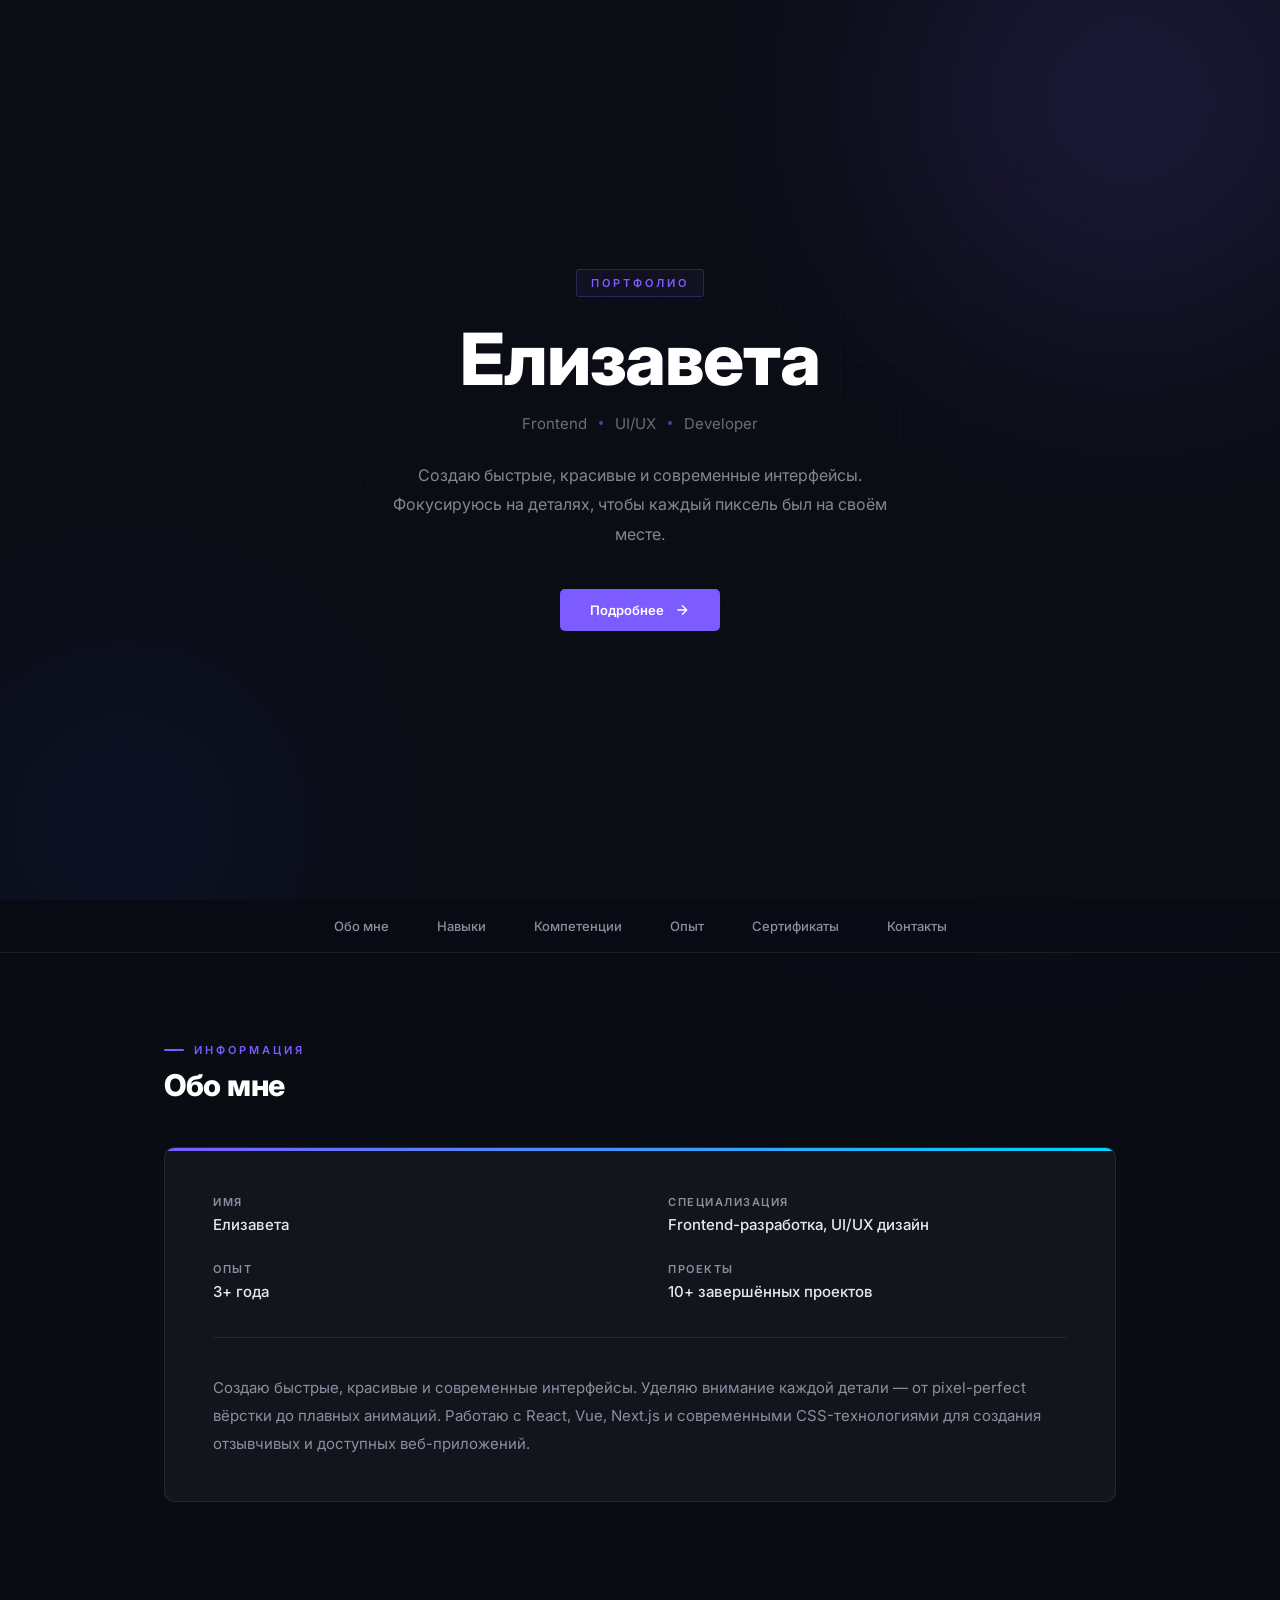
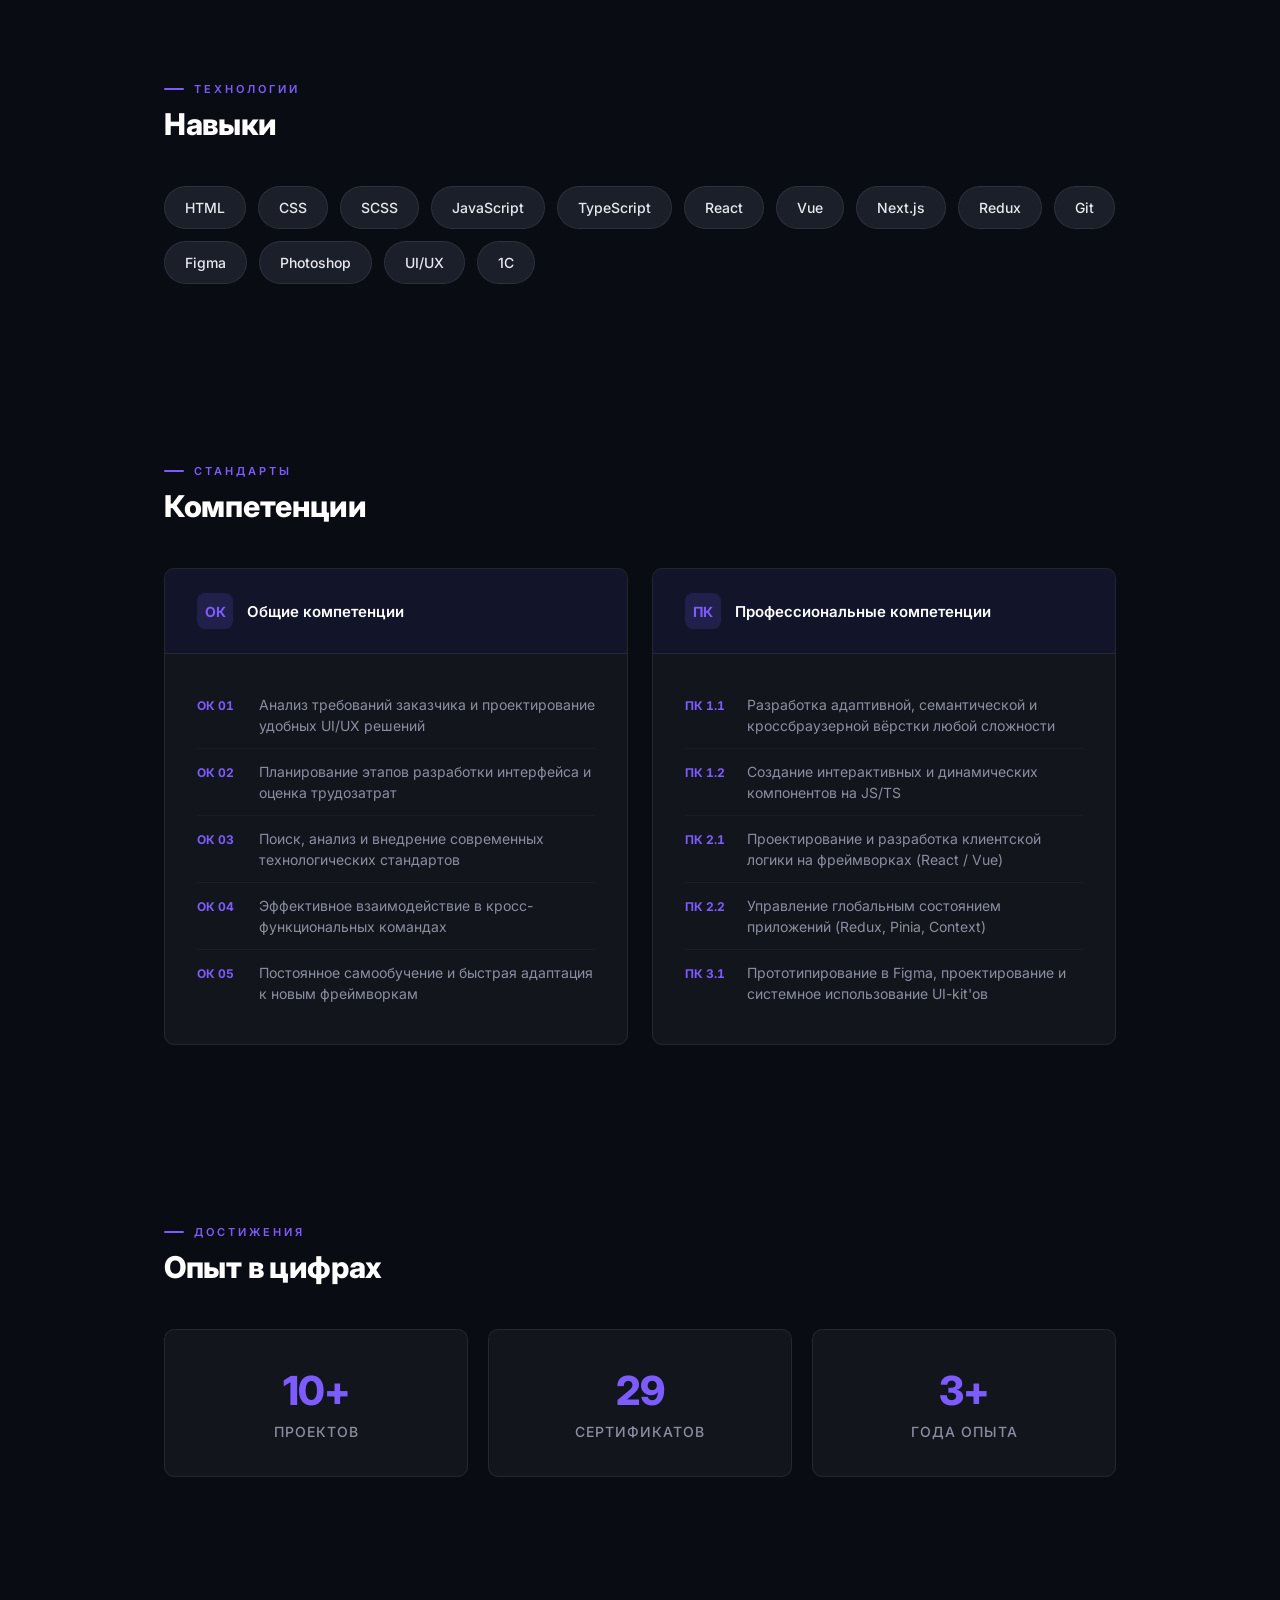
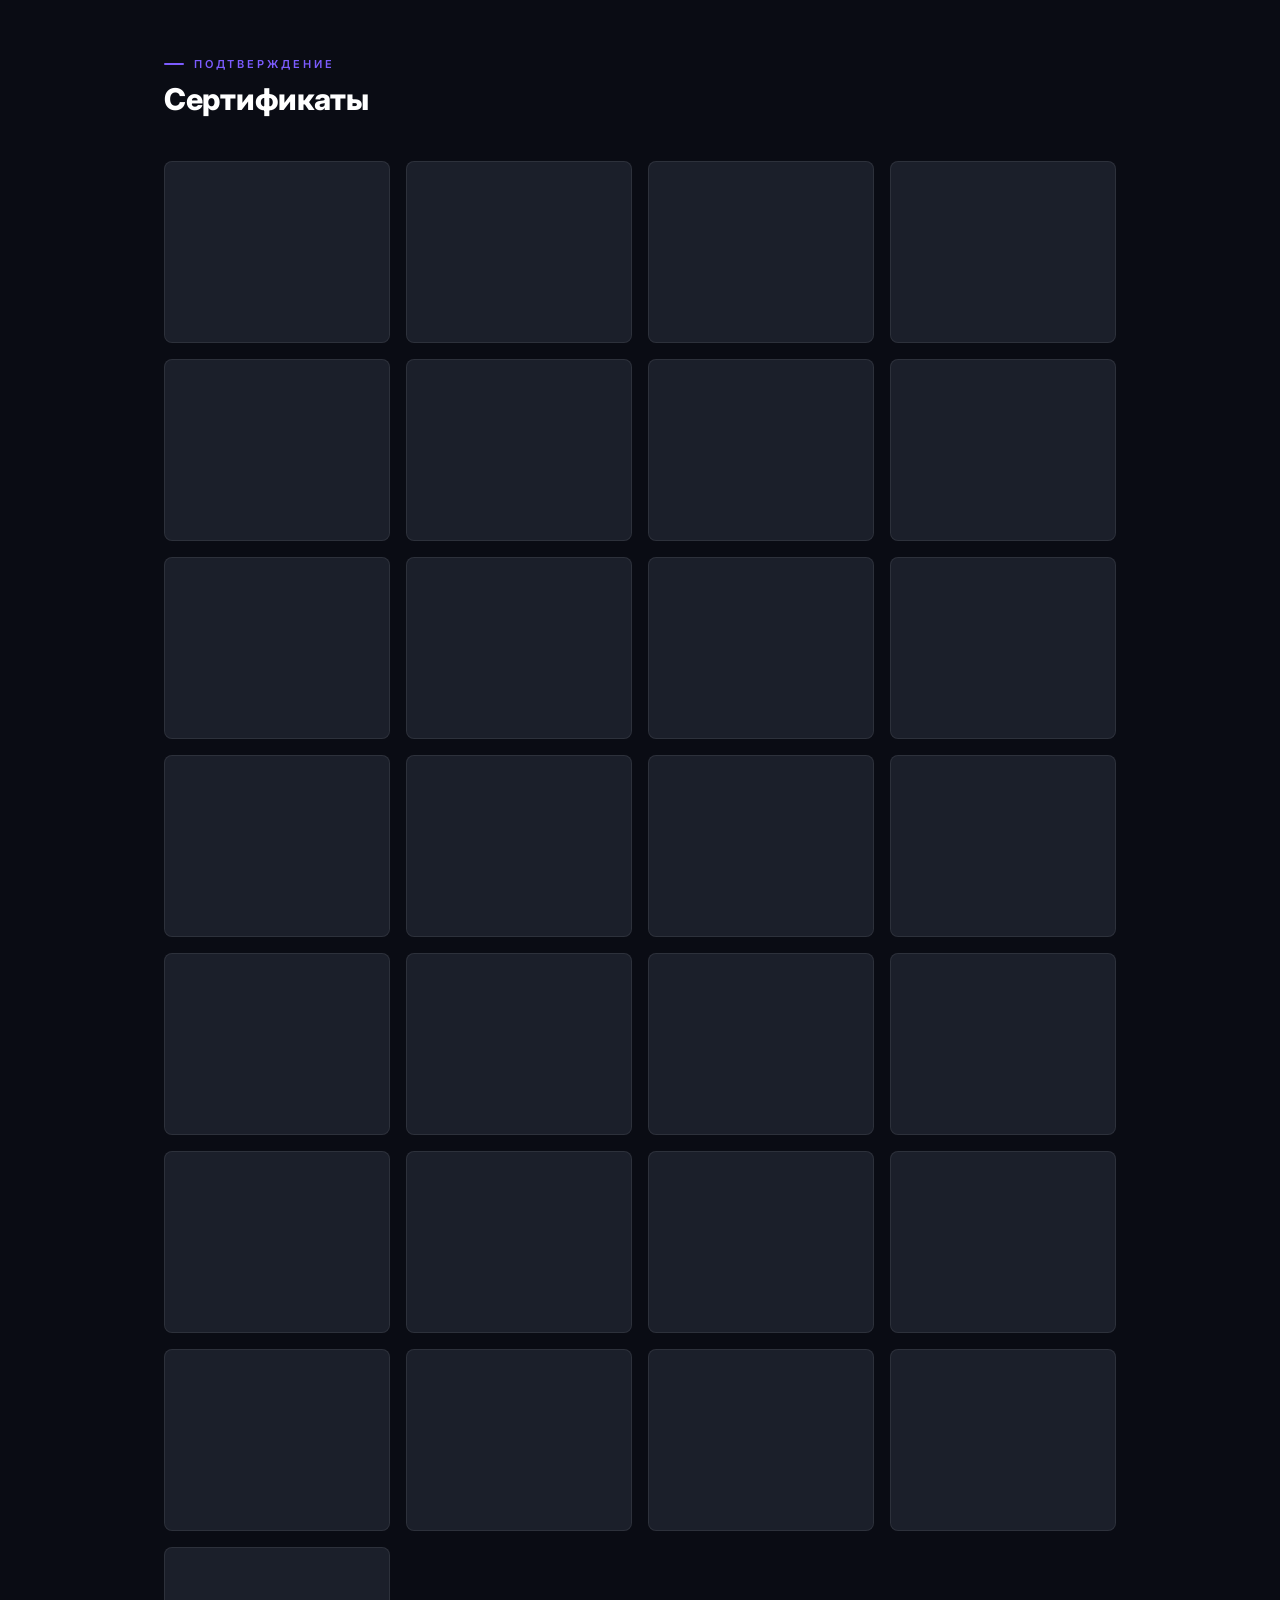
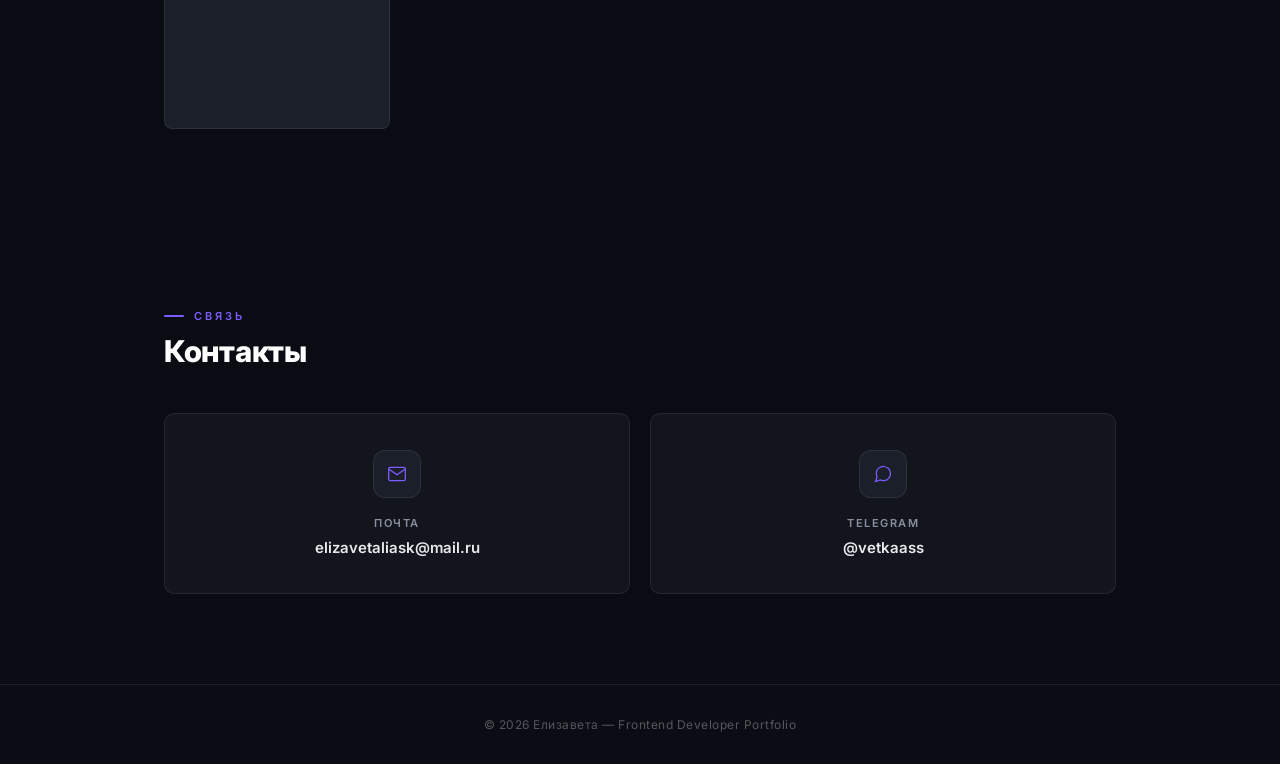
<file: index.html>
<!DOCTYPE html>
<html lang="ru">
<head>
<meta charset="UTF-8">
<meta name="viewport" content="width=device-width, initial-scale=1.0">
<title>Elizaveta — Portfolio</title>
<style>
@import url('https://fonts.googleapis.com/css2?family=Inter:wght@300;400;500;600;700;800&display=swap');

*{margin:0;padding:0;box-sizing:border-box;}

:root{
    --navy:#0B0D15;
    --navy-mid:#12152A;
    --navy-light:#1B1F2A;
    --accent:#7C5CFF;
    --accent-glow:rgba(124,92,255,.15);
    --accent2:#00D4FF;
    --bg:#0A0C14;
    --white:#FFFFFF;
    --text:#E8E8EE;
    --muted:#8A8FA0;
    --border:rgba(255,255,255,.08);
    --card-bg:rgba(255,255,255,.04);
}

html{scroll-behavior:smooth;}
body{font-family:'Inter',sans-serif;background:var(--bg);color:var(--text);overflow-x:hidden;}

/* ========== NOISE & BG ========== */
.noise{
    position:fixed;inset:0;
    background:url("https://www.transparenttextures.com/patterns/noise.png");
    opacity:.03;pointer-events:none;z-index:9998;
}

.bg-gradients{
    position:fixed;inset:0;
    background:
        radial-gradient(circle at 20% 20%, rgba(124,92,255,.15), transparent 40%),
        radial-gradient(circle at 80% 60%, rgba(0,212,255,.1), transparent 40%);
    filter:blur(80px);
    z-index:-1;
    pointer-events:none;
}

/* ========== HEADER / HERO ========== */
header{
    position:relative;
    min-height:100vh;
    background:var(--navy);
    display:flex;
    align-items:center;
    justify-content:center;
    padding:60px 40px;
    overflow:hidden;
}

.grid-bg{
    position:absolute;inset:0;
    background-image:
        linear-gradient(rgba(124,92,255,.04) 1px, transparent 1px),
        linear-gradient(90deg, rgba(124,92,255,.04) 1px, transparent 1px);
    background-size:60px 60px;
    mask-image:radial-gradient(ellipse 70% 60% at 50% 50%, black 30%, transparent 70%);
    -webkit-mask-image:radial-gradient(ellipse 70% 60% at 50% 50%, black 30%, transparent 70%);
}

.orb{position:absolute;border-radius:50%;filter:blur(100px);pointer-events:none;}
.orb-1{width:500px;height:500px;background:var(--accent);top:-150px;right:-100px;opacity:.12;}
.orb-2{width:350px;height:350px;background:#1e40af;bottom:-100px;left:-50px;opacity:.1;}

.hero{
    position:relative;z-index:2;
    max-width:1000px;width:100%;
    text-align:center;
    display:flex;flex-direction:column;
    align-items:center;justify-content:center;
}

.hero .tag{
    display:inline-block;
    font-size:11px;font-weight:600;
    letter-spacing:3px;text-transform:uppercase;
    color:var(--accent);
    margin-bottom:22px;
    padding:6px 14px;
    border:1px solid rgba(124,92,255,.25);
    border-radius:3px;
    background:rgba(124,92,255,.06);
}

.hero-title{
    font-size:72px;font-weight:800;
    line-height:1.1;margin-bottom:16px;
    letter-spacing:-1px;
    color:var(--white);
    will-change:transform;
}

.hero .meta{
    font-size:15px;
    color:rgba(255,255,255,.4);
    margin-bottom:28px;
    display:flex;align-items:center;gap:12px;
    justify-content:center;
}

.meta-dot{width:4px;height:4px;border-radius:50%;background:var(--accent);opacity:.6;}

.hero p{
    font-size:16px;line-height:1.85;
    color:rgba(255,255,255,.5);
    max-width:520px;margin-bottom:40px;
}

.hero-btn{
    display:inline-flex;align-items:center;gap:10px;
    padding:13px 30px;
    font-size:13px;font-weight:600;
    color:var(--white);background:var(--accent);
    text-decoration:none;border-radius:5px;
    transition:box-shadow .3s, transform .2s;
}
.hero-btn:hover{box-shadow:0 6px 24px rgba(124,92,255,.35);transform:translateY(-1px);}
.hero-btn svg{width:16px;height:16px;fill:none;stroke:currentColor;stroke-width:2;transition:transform .2s;}
.hero-btn:hover svg{transform:translateX(3px);}

/* ========== NAV ========== */
nav{
    position:sticky;top:0;z-index:1000;
    background:rgba(10,12,20,.85);
    backdrop-filter:blur(16px);-webkit-backdrop-filter:blur(16px);
    border-bottom:1px solid var(--border);
}

.nav-inner{
    max-width:1000px;margin:auto;
    display:flex;justify-content:center;gap:8px;
    padding:8px 0;
}

nav a{
    padding:10px 20px;
    font-size:13px;font-weight:500;
    color:var(--muted);text-decoration:none;
    border-radius:6px;
    transition:color .2s, background .2s;
}

nav a:hover{color:var(--white);background:rgba(255,255,255,.06);}
nav a.active{color:var(--accent);background:var(--accent-glow);font-weight:600;}

/* ========== SECTIONS ========== */
.container{max-width:1000px;margin:auto;padding:0 24px;}
section{padding:90px 0;}

.section-label{
    font-size:11px;font-weight:600;
    letter-spacing:3px;text-transform:uppercase;
    color:var(--accent);margin-bottom:10px;
    display:flex;align-items:center;gap:10px;
}
.section-label::before{content:'';width:20px;height:2px;background:var(--accent);border-radius:1px;}

section h2{
    font-size:30px;font-weight:800;
    color:var(--white);margin-bottom:44px;
    letter-spacing:-.3px;
}

/* ========== ABOUT ========== */
.about-card{
    background:var(--card-bg);
    border-radius:10px;border:1px solid var(--border);
    overflow:hidden;transition:box-shadow .3s;
}
.about-card:hover{box-shadow:0 8px 32px rgba(124,92,255,.08);}
.about-top{height:3px;background:linear-gradient(90deg,var(--accent),var(--accent2));}
.about-body{padding:44px 48px;}

.about-grid{
    display:grid;grid-template-columns:1fr 1fr;
    gap:28px 56px;margin-bottom:36px;
}

.about-item .a-label{
    font-size:11px;font-weight:600;
    letter-spacing:1.5px;text-transform:uppercase;
    color:var(--muted);margin-bottom:6px;
}
.about-item .a-value{font-size:15px;font-weight:500;color:var(--text);}
.about-line{height:1px;background:var(--border);margin-bottom:36px;}
.about-text{font-size:15px;line-height:1.85;color:var(--muted);}

/* ========== SKILLS / CHIPS ========== */
.skills-grid{
    display:flex;flex-wrap:wrap;gap:12px;
}

.chip{
    padding:12px 20px;
    border-radius:999px;
    background:var(--navy-light);
    border:1px solid var(--border);
    font-size:14px;font-weight:500;
    color:var(--text);
    transition:all .3s;
}

.chip:hover{
    border-color:var(--accent);
    background:rgba(124,92,255,.1);
    transform:translateY(-2px);
    box-shadow:0 4px 16px rgba(124,92,255,.15);
}

/* ========== COMPETENCIES ========== */
.comp-grid{display:grid;grid-template-columns:1fr 1fr;gap:24px;}

.comp-card{
    background:var(--card-bg);border:1px solid var(--border);
    border-radius:10px;overflow:hidden;
    transition:box-shadow .3s, transform .3s;
}
.comp-card:hover{transform:translateY(-3px);box-shadow:0 10px 30px rgba(124,92,255,.12);}

.comp-card-top{
    padding:24px 32px;background:var(--navy-mid);
    display:flex;align-items:center;gap:14px;
    border-bottom:1px solid var(--border);
}

.comp-num{
    width:36px;height:36px;
    background:var(--accent-glow);
    border-radius:8px;
    display:flex;align-items:center;justify-content:center;
    font-size:14px;font-weight:700;color:var(--accent);
}

.comp-card-top h3{font-size:15px;font-weight:600;color:var(--white);}
.comp-card-body{padding:28px 32px;}

.comp-row{
    display:flex;gap:14px;align-items:baseline;
    padding:12px 0;border-bottom:1px solid rgba(255,255,255,.03);
}
.comp-row:last-child{border-bottom:none;}
.comp-row .code{
    font-size:12px;font-weight:700;
    color:var(--accent);min-width:48px;flex-shrink:0;
    font-variant-numeric:tabular-nums;
}
.comp-row .desc{font-size:14px;color:var(--muted);line-height:1.5;}

/* ========== STATS ========== */
.stats-grid{
    display:grid;grid-template-columns:1fr 1fr 1fr;
    gap:20px;
}

.stat-card{
    padding:36px 28px;
    background:var(--card-bg);
    border:1px solid var(--border);
    border-radius:10px;
    text-align:center;
    transition:transform .3s, box-shadow .3s;
    position:relative;overflow:hidden;
}

.stat-card::before{
    content:'';position:absolute;top:0;left:0;right:0;height:3px;
    background:var(--accent);transform:scaleX(0);transition:transform .3s;
}
.stat-card:hover::before{transform:scaleX(1);}
.stat-card:hover{transform:translateY(-3px);box-shadow:0 8px 28px rgba(124,92,255,.1);}

.stat-number{
    font-size:40px;font-weight:800;
    color:var(--accent);margin-bottom:8px;
    letter-spacing:-1px;
}

.stat-label{
    font-size:14px;font-weight:500;
    color:var(--muted);
    text-transform:uppercase;
    letter-spacing:1px;
}

/* ========== CERTIFICATES ========== */
.cert-grid{
    display:grid;
    grid-template-columns:repeat(auto-fill,minmax(200px,1fr));
    gap:16px;
}

.cert-item{
    position:relative;overflow:hidden;
    border-radius:8px;cursor:pointer;
    background:var(--navy-light);
    border:1px solid var(--border);
    transition:transform .35s, box-shadow .35s;
}
.cert-item:hover{transform:translateY(-4px);box-shadow:0 12px 32px rgba(124,92,255,.15);}

.cert-item img{
    width:100%;height:180px;
    object-fit:cover;display:block;
    transition:transform .4s;
    content-visibility:auto;
}
.cert-item:hover img{transform:scale(1.04);}

.cert-hover{
    position:absolute;inset:0;
    background:rgba(11,13,21,.7);
    display:flex;align-items:center;justify-content:center;
    opacity:0;transition:opacity .3s;
}
.cert-item:hover .cert-hover{opacity:1;}
.cert-hover span{
    padding:8px 18px;
    border:1px solid rgba(255,255,255,.4);
    border-radius:4px;color:white;
    font-size:12px;font-weight:600;letter-spacing:1px;
}

/* ========== CONTACTS ========== */
.contacts-grid{
    display:grid;grid-template-columns:1fr 1fr;
    gap:20px;
}

.contact-item{
    padding:36px 28px;
    background:var(--card-bg);border:1px solid var(--border);
    border-radius:10px;text-align:center;
    transition:transform .3s, box-shadow .3s;
    position:relative;overflow:hidden;
}
.contact-item::before{
    content:'';position:absolute;top:0;left:0;right:0;height:3px;
    background:var(--accent);transform:scaleX(0);transition:transform .3s;
}
.contact-item:hover::before{transform:scaleX(1);}
.contact-item:hover{transform:translateY(-3px);box-shadow:0 8px 28px rgba(124,92,255,.1);}

.c-icon{
    width:48px;height:48px;margin:0 auto 18px;
    background:var(--navy-light);border-radius:12px;
    display:flex;align-items:center;justify-content:center;
    border:1px solid var(--border);
}
.c-icon svg{width:20px;height:20px;fill:none;stroke:var(--accent);stroke-width:1.5;}

.c-label{
    font-size:11px;font-weight:600;
    letter-spacing:1.5px;text-transform:uppercase;
    color:var(--muted);margin-bottom:8px;
}
.c-value{font-size:15px;font-weight:600;color:var(--text);}
.c-value a{color:var(--text);text-decoration:none;transition:color .2s;}
.c-value a:hover{color:var(--accent);}

/* ========== FOOTER ========== */
footer{
    background:var(--navy);
    text-align:center;
    padding:32px 20px;
    border-top:1px solid var(--border);
}
footer p{font-size:12px;color:rgba(255,255,255,.3);letter-spacing:.5px;}

/* ========== MODAL ========== */
.modal{
    display:none;position:fixed;inset:0;
    background:rgba(10,12,20,.95);
    backdrop-filter:blur(10px);
    z-index:9999;
    justify-content:center;align-items:center;
}
.modal img{
    max-width:88%;max-height:88%;
    border-radius:8px;
    box-shadow:0 20px 60px rgba(0,0,0,.5);
}
.modal .close{
    position:absolute;top:24px;right:28px;
    width:44px;height:44px;
    display:flex;align-items:center;justify-content:center;
    color:white;font-size:24px;cursor:pointer;
    background:rgba(255,255,255,.08);
    border:1px solid rgba(255,255,255,.1);
    border-radius:8px;transition:background .2s;
}
.modal .close:hover{background:rgba(255,255,255,.15);}

/* ========== ANIMATIONS ========== */
.reveal{
    opacity:0;transform:translateY(24px);
    transition:opacity .6s ease, transform .6s ease;
}
.reveal.visible{opacity:1;transform:translateY(0);}
.stagger .reveal:nth-child(2){transition-delay:.1s;}
.stagger .reveal:nth-child(3){transition-delay:.2s;}
.stagger .reveal:nth-child(4){transition-delay:.3s;}

/* ========== MOBILE NAV TOGGLE ========== */
.mobile-menu-btn{
    display:none;
    position:fixed;top:16px;right:16px;
    width:44px;height:44px;
    background:var(--accent);
    border:none;border-radius:10px;
    cursor:pointer;z-index:1001;
    align-items:center;justify-content:center;
    color:white;font-size:20px;
    box-shadow:0 4px 16px rgba(124,92,255,.3);
}

/* ========== RESPONSIVE ========== */
@media(max-width:768px){
    header{padding:60px 20px;min-height:90vh;}
    .hero-title{font-size:42px;}
    .hero p{font-size:14px;}
    .hero .meta{flex-wrap:wrap;gap:8px;font-size:13px;}

    .nav-inner{gap:4px;padding:6px 8px;flex-wrap:wrap;justify-content:center;}
    nav a{padding:8px 12px;font-size:12px;}

    .mobile-menu-btn{display:flex;}

    nav{
        position:fixed;top:0;left:0;right:0;
        transform:translateY(-100%);
        transition:transform .35s ease;
        z-index:1000;
        background:rgba(10,12,20,.97);
    }
    nav.nav-open{transform:translateY(0);}
    .nav-inner{flex-direction:column;padding:70px 24px 24px;gap:4px;}
    nav a{padding:14px 20px;font-size:14px;border-radius:8px;text-align:center;}

    section{padding:60px 0;}
    section h2{font-size:24px;margin-bottom:32px;}

    .about-grid{grid-template-columns:1fr;}
    .about-body{padding:28px 24px;}

    .comp-grid{grid-template-columns:1fr;}
    .comp-card-top{padding:20px 24px;}
    .comp-card-body{padding:20px 24px;}

    .stats-grid{grid-template-columns:1fr;}
    .stat-card{padding:28px 20px;}
    .stat-number{font-size:32px;}

    .cert-grid{grid-template-columns:repeat(2,1fr);gap:10px;}
    .cert-item img{height:130px;}

    .contacts-grid{grid-template-columns:1fr;}

    .container{padding:0 16px;}
}

@media(max-width:480px){
    .hero-title{font-size:32px;}
    .hero .meta{font-size:12px;}
    .cert-grid{grid-template-columns:1fr 1fr;}
    .cert-item img{height:110px;}
    .chip{padding:8px 14px;font-size:12px;}
    .about-body{padding:20px 18px;}
    nav a{padding:12px 16px;font-size:13px;}
}

@media(min-width:769px){
    .mobile-menu-btn{display:none !important;}
}
</style>
</head>
<body>

<div class="bg-gradients"></div>
<div class="noise"></div>

<!-- Mobile menu button -->
<button class="mobile-menu-btn" id="mobileMenuBtn">☰</button>

<!-- HEADER / HERO -->
<header>
    <div class="grid-bg"></div>
    <div class="orb orb-1"></div>
    <div class="orb orb-2"></div>

    <div class="hero">
        <span class="tag reveal">Портфолио</span>
        <h1 class="hero-title reveal" id="heroTitle">Елизавета</h1>
        <div class="meta reveal">
            <span>Frontend</span>
            <span class="meta-dot"></span>
            <span>UI/UX</span>
            <span class="meta-dot"></span>
            <span>Developer</span>
        </div>
        <p class="reveal">Создаю быстрые, красивые и современные интерфейсы. Фокусируюсь на деталях, чтобы каждый пиксель был на своём месте.</p>
        <a href="#about" class="hero-btn reveal">
            Подробнее
            <svg viewBox="0 0 24 24"><path d="M5 12h14M12 5l7 7-7 7"/></svg>
        </a>
    </div>
</header>

<!-- NAV -->
<nav id="mainNav">
    <div class="nav-inner">
        <a href="#about">Обо мне</a>
        <a href="#skills">Навыки</a>
        <a href="#competencies">Компетенции</a>
        <a href="#stats">Опыт</a>
        <a href="#certs">Сертификаты</a>
        <a href="#contacts">Контакты</a>
    </div>
</nav>

<div class="container">

    <!-- ABOUT -->
    <section id="about">
        <div class="section-label reveal">Информация</div>
        <h2 class="reveal">Обо мне</h2>
        <div class="about-card reveal">
            <div class="about-top"></div>
            <div class="about-body">
                <div class="about-grid">
                    <div class="about-item">
                        <div class="a-label">Имя</div>
                        <div class="a-value">Елизавета</div>
                    </div>
                    <div class="about-item">
                        <div class="a-label">Специализация</div>
                        <div class="a-value">Frontend-разработка, UI/UX дизайн</div>
                    </div>
                    <div class="about-item">
                        <div class="a-label">Опыт</div>
                        <div class="a-value">3+ года</div>
                    </div>
                    <div class="about-item">
                        <div class="a-label">Проекты</div>
                        <div class="a-value">10+ завершённых проектов</div>
                    </div>
                </div>
                <div class="about-line"></div>
                <p class="about-text">Создаю быстрые, красивые и современные интерфейсы. Уделяю внимание каждой детали — от pixel-perfect вёрстки до плавных анимаций. Работаю с React, Vue, Next.js и современными CSS-технологиями для создания отзывчивых и доступных веб-приложений.</p>
            </div>
        </div>
    </section>

    <!-- SKILLS -->
    <section id="skills">
        <div class="section-label reveal">Технологии</div>
        <h2 class="reveal">Навыки</h2>
        <div class="skills-grid reveal">
            <div class="chip">HTML</div>
            <div class="chip">CSS</div>
            <div class="chip">SCSS</div>
            <div class="chip">JavaScript</div>
            <div class="chip">TypeScript</div>
            <div class="chip">React</div>
            <div class="chip">Vue</div>
            <div class="chip">Next.js</div>
            <div class="chip">Redux</div>
            <div class="chip">Git</div>
            <div class="chip">Figma</div>
            <div class="chip">Photoshop</div>
            <div class="chip">UI/UX</div>
            <div class="chip">1C</div>
        </div>
    </section>

    <!-- COMPETENCIES (NEW MODULE) -->
    <section id="competencies">
        <div class="section-label reveal">Стандарты</div>
        <h2 class="reveal">Компетенции</h2>
        <div class="comp-grid stagger">
            <div class="comp-card reveal">
                <div class="comp-card-top">
                    <div class="comp-num">ОК</div>
                    <h3>Общие компетенции</h3>
                </div>
                <div class="comp-card-body">
                    <div class="comp-row"><span class="code">ОК 01</span><span class="desc">Анализ требований заказчика и проектирование удобных UI/UX решений</span></div>
                    <div class="comp-row"><span class="code">ОК 02</span><span class="desc">Планирование этапов разработки интерфейса и оценка трудозатрат</span></div>
                    <div class="comp-row"><span class="code">ОК 03</span><span class="desc">Поиск, анализ и внедрение современных технологических стандартов</span></div>
                    <div class="comp-row"><span class="code">ОК 04</span><span class="desc">Эффективное взаимодействие в кросс-функциональных командах</span></div>
                    <div class="comp-row"><span class="code">ОК 05</span><span class="desc">Постоянное самообучение и быстрая адаптация к новым фреймворкам</span></div>
                </div>
            </div>
            <div class="comp-card reveal">
                <div class="comp-card-top">
                    <div class="comp-num">ПК</div>
                    <h3>Профессиональные компетенции</h3>
                </div>
                <div class="comp-card-body">
                    <div class="comp-row"><span class="code">ПК 1.1</span><span class="desc">Разработка адаптивной, семантической и кроссбраузерной вёрстки любой сложности</span></div>
                    <div class="comp-row"><span class="code">ПК 1.2</span><span class="desc">Создание интерактивных и динамических компонентов на JS/TS</span></div>
                    <div class="comp-row"><span class="code">ПК 2.1</span><span class="desc">Проектирование и разработка клиентской логики на фреймворках (React / Vue)</span></div>
                    <div class="comp-row"><span class="code">ПК 2.2</span><span class="desc">Управление глобальным состоянием приложений (Redux, Pinia, Context)</span></div>
                    <div class="comp-row"><span class="code">ПК 3.1</span><span class="desc">Прототипирование в Figma, проектирование и системное использование UI-kit'ов</span></div>
                </div>
            </div>
        </div>
    </section>

    <!-- STATS -->
    <section id="stats">
        <div class="section-label reveal">Достижения</div>
        <h2 class="reveal">Опыт в цифрах</h2>
        <div class="stats-grid stagger">
            <div class="stat-card reveal">
                <div class="stat-number">10+</div>
                <div class="stat-label">Проектов</div>
            </div>
            <div class="stat-card reveal">
                <div class="stat-number">29</div>
                <div class="stat-label">Сертификатов</div>
            </div>
            <div class="stat-card reveal">
                <div class="stat-number">3+</div>
                <div class="stat-label">Года опыта</div>
            </div>
        </div>
    </section>

    <!-- CERTIFICATES -->
    <section id="certs">
        <div class="section-label reveal">Подтверждение</div>
        <h2 class="reveal">Сертификаты</h2>
        <div class="cert-grid reveal" id="certGrid"></div>
    </section>

    <!-- CONTACTS -->
    <section id="contacts">
        <div class="section-label reveal">Связь</div>
        <h2 class="reveal">Контакты</h2>
        <div class="contacts-grid stagger">
            <div class="contact-item reveal">
                <div class="c-icon">
                    <svg viewBox="0 0 24 24"><path d="M4 4h16c1.1 0 2 .9 2 2v12c0 1.1-.9 2-2 2H4c-1.1 0-2-.9-2-2V6c0-1.1.9-2 2-2z"/><polyline points="22,6 12,13 2,6"/></svg>
                </div>
                <div class="c-label">Почта</div>
                <div class="c-value"><a href="mailto:elizavetaliask@mail.ru">elizavetaliask@mail.ru</a></div>
            </div>
            <div class="contact-item reveal">
                <div class="c-icon">
                    <svg viewBox="0 0 24 24"><path d="M21 11.5a8.38 8.38 0 01-.9 3.8 8.5 8.5 0 01-7.6 4.7 8.38 8.38 0 01-3.8-.9L3 21l1.9-5.7a8.38 8.38 0 01-.9-3.8 8.5 8.5 0 014.7-7.6 8.38 8.38 0 013.8-.9h.5a8.48 8.48 0 018 8v.5z"/></svg>
                </div>
                <div class="c-label">Telegram</div>
                <div class="c-value"><a href="https://t.me/vetkaass" target="_blank">@vetkaass</a></div>
            </div>
        </div>
    </section>

</div>

<footer>
    <p>© 2026 Елизавета — Frontend Developer Portfolio</p>
</footer>

<!-- IMAGE MODAL -->
<div id="imageModal" class="modal" onclick="closeModal(event)">
    <div class="close">×</div>
    <img id="modalImg">
</div>

<script>
/* ========== MOBILE MENU ========== */
const mobileMenuBtn = document.getElementById('mobileMenuBtn');
const mainNav = document.getElementById('mainNav');

mobileMenuBtn.addEventListener('click', function() {
    mainNav.classList.toggle('nav-open');
    this.textContent = mainNav.classList.contains('nav-open') ? '✕' : '☰';
});

// Close nav on link click (mobile)
mainNav.querySelectorAll('a').forEach(function(link) {
    link.addEventListener('click', function() {
        mainNav.classList.remove('nav-open');
        mobileMenuBtn.textContent = '☰';
    });
});

/* ========== HERO PARALLAX (desktop only) ========== */
const heroTitle = document.getElementById('heroTitle');
let ticking = false;

document.addEventListener('mousemove', function(e) {
    if (window.innerWidth < 769) return;
    if (ticking) return;
    ticking = true;
    requestAnimationFrame(function() {
        const x = (e.clientX / window.innerWidth - 0.5) * 12;
        const y = (e.clientY / window.innerHeight - 0.5) * 12;
        heroTitle.style.transform = 'translate(' + x + 'px,' + y + 'px)';
        ticking = false;
    });
});

/* ========== GENERATE CERTIFICATES ========== */
const certGrid = document.getElementById('certGrid');
const fragment = document.createDocumentFragment();

for (let i = 1; i <= 29; i++) {
    const previewSrc = 'certificates/previews/cert' + i + '.webp';
    const fullSrc = 'certificates/cert' + i + '.webp';

    const div = document.createElement('div');
    div.className = 'cert-item';
    div.onclick = (function(src) {
        return function() { openModal(src); };
    })(fullSrc);

    const img = document.createElement('img');
    img.dataset.src = previewSrc;
    img.loading = 'lazy';
    img.alt = 'Сертификат ' + i;

    const hover = document.createElement('div');
    hover.className = 'cert-hover';
    hover.innerHTML = '<span>Открыть</span>';

    div.appendChild(img);
    div.appendChild(hover);
    fragment.appendChild(div);
}

certGrid.appendChild(fragment);

/* ========== LAZY LOAD IMAGES ========== */
const lazyObserver = new IntersectionObserver(function(entries) {
    entries.forEach(function(entry) {
        if (entry.isIntersecting) {
            const img = entry.target;
            img.src = img.dataset.src;
            lazyObserver.unobserve(img);
        }
    });
});

document.querySelectorAll('.cert-item img[data-src]').forEach(function(img) {
    lazyObserver.observe(img);
});

/* ========== MODAL ========== */
function openModal(src) {
    const modal = document.getElementById('imageModal');
    const modalImg = document.getElementById('modalImg');
    modal.style.display = 'flex';
    document.body.style.overflow = 'hidden';

    const newImg = new Image();
    newImg.src = src;
    newImg.onload = function() {
        modalImg.src = src;
    };
    // Show immediately if cached
    modalImg.src = src;
}

function closeModal(e) {
    if (e && e.target && !e.target.closest('.close') && e.target.tagName === 'IMG') return;
    document.getElementById('imageModal').style.display = 'none';
    document.body.style.overflow = '';
}

document.addEventListener('keydown', function(e) {
    if (e.key === 'Escape') {
        closeModal();
        mainNav.classList.remove('nav-open');
        mobileMenuBtn.textContent = '☰';
    }
});

/* ========== REVEAL ANIMATIONS ========== */
const revealObserver = new IntersectionObserver(function(entries) {
    entries.forEach(function(entry) {
        if (entry.isIntersecting) {
            entry.target.classList.add('visible');
        }
    });
}, { threshold: 0.12 });

document.querySelectorAll('.reveal').forEach(function(el) {
    revealObserver.observe(el);
});

/* ========== ACTIVE NAV LINK ========== */
const navLinks = document.querySelectorAll('nav a');
const allSections = document.querySelectorAll('section[id]');

window.addEventListener('scroll', function() {
    let current = '';
    allSections.forEach(function(section) {
        if (pageYOffset >= section.offsetTop - 120) {
            current = section.id;
        }
    });
    navLinks.forEach(function(link) {
        link.classList.toggle('active', link.getAttribute('href') === '#' + current);
    });
});
</script>

</body>
</html>
</file>
